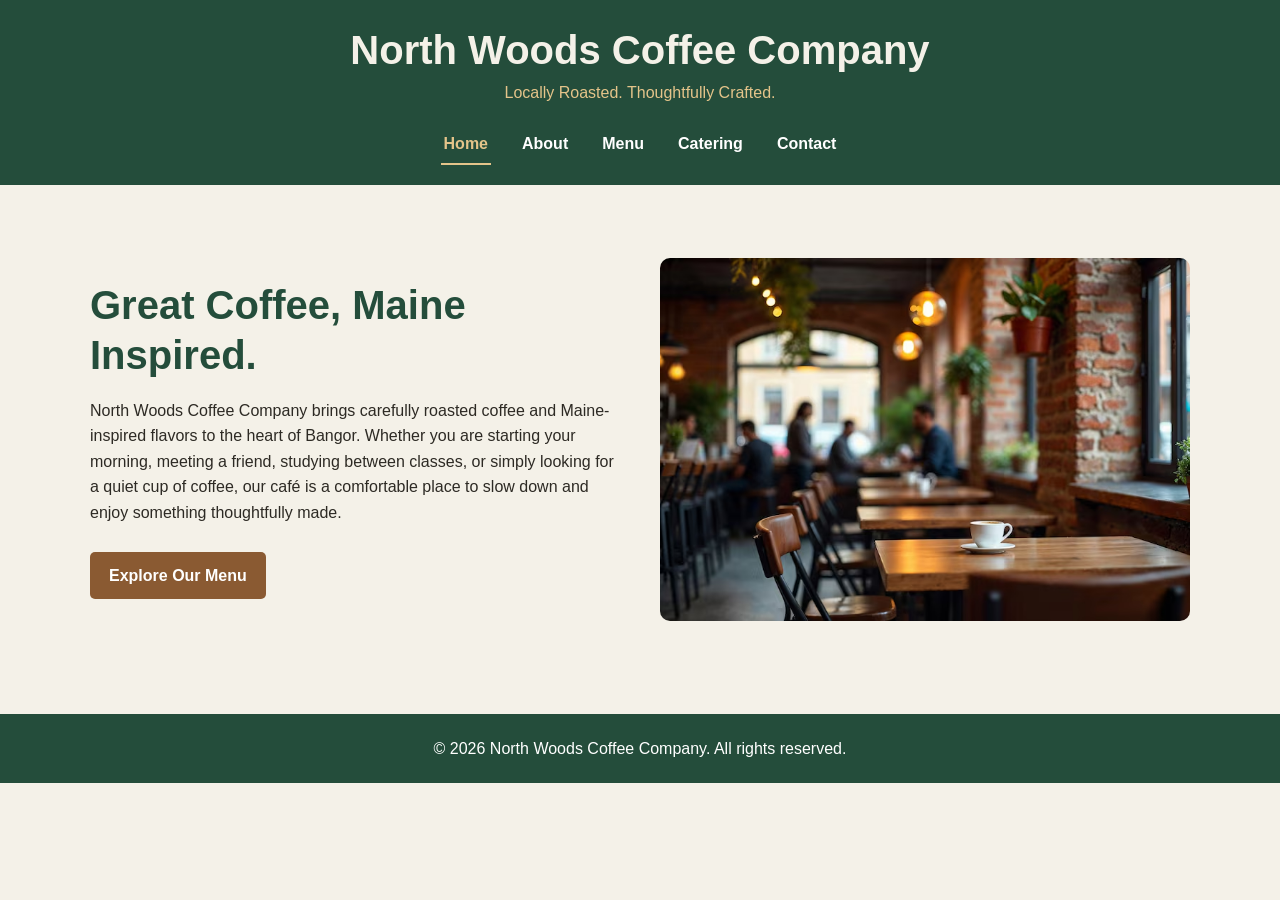
<file: index.html>
<!DOCTYPE html>
<html lang="en">
<head>
    <meta charset="UTF-8">
    <meta name="viewport" content="width=device-width, initial-scale=1.0">
    <title>Home | North Woods Coffee Company</title>
    <link rel="stylesheet" href="css/style.css">
    <script src="js/script.js" defer></script>
</head>
<body>

    <header>
        <h1>North Woods Coffee Company</h1>
        <p>Locally Roasted. Thoughtfully Crafted.</p>

        <button class="menu-toggle" type="button"
                aria-expanded="false"
                aria-controls="main-navigation">
            Menu
        </button>

        <nav class="site-nav" id="main-navigation">
            <ul>
                <li><a href="index.html">Home</a></li>
                <li><a href="about.html">About</a></li>
                <li><a href="menu.html">Menu</a></li>
                <li><a href="catering.html">Catering</a></li>
                <li><a href="contact.html">Contact</a></li>
            </ul>
        </nav>
    </header>

    <main>

        <section id="home" class="hero">

            <div class="hero-content">
                <h2>Great Coffee, Maine Inspired.</h2>

                <p>
                    North Woods Coffee Company brings carefully roasted
                    coffee and Maine-inspired flavors to the heart of Bangor.
                    Whether you are starting your morning, meeting a friend,
                    studying between classes, or simply looking for a quiet
                    cup of coffee, our café is a comfortable place to slow
                    down and enjoy something thoughtfully made.
                </p>

                <a href="menu.html" class="button">
                    Explore Our Menu
                </a>
            </div>

            <div class="hero-image">
                <img src="images/coffee shop.avif"
                     alt="Customers seated inside the local coffee shop">
            </div>

        </section>

    </main>

    <footer>
        <p>&copy; 2026 North Woods Coffee Company. All rights reserved.</p>
    </footer>

</body>
</html>
</file>
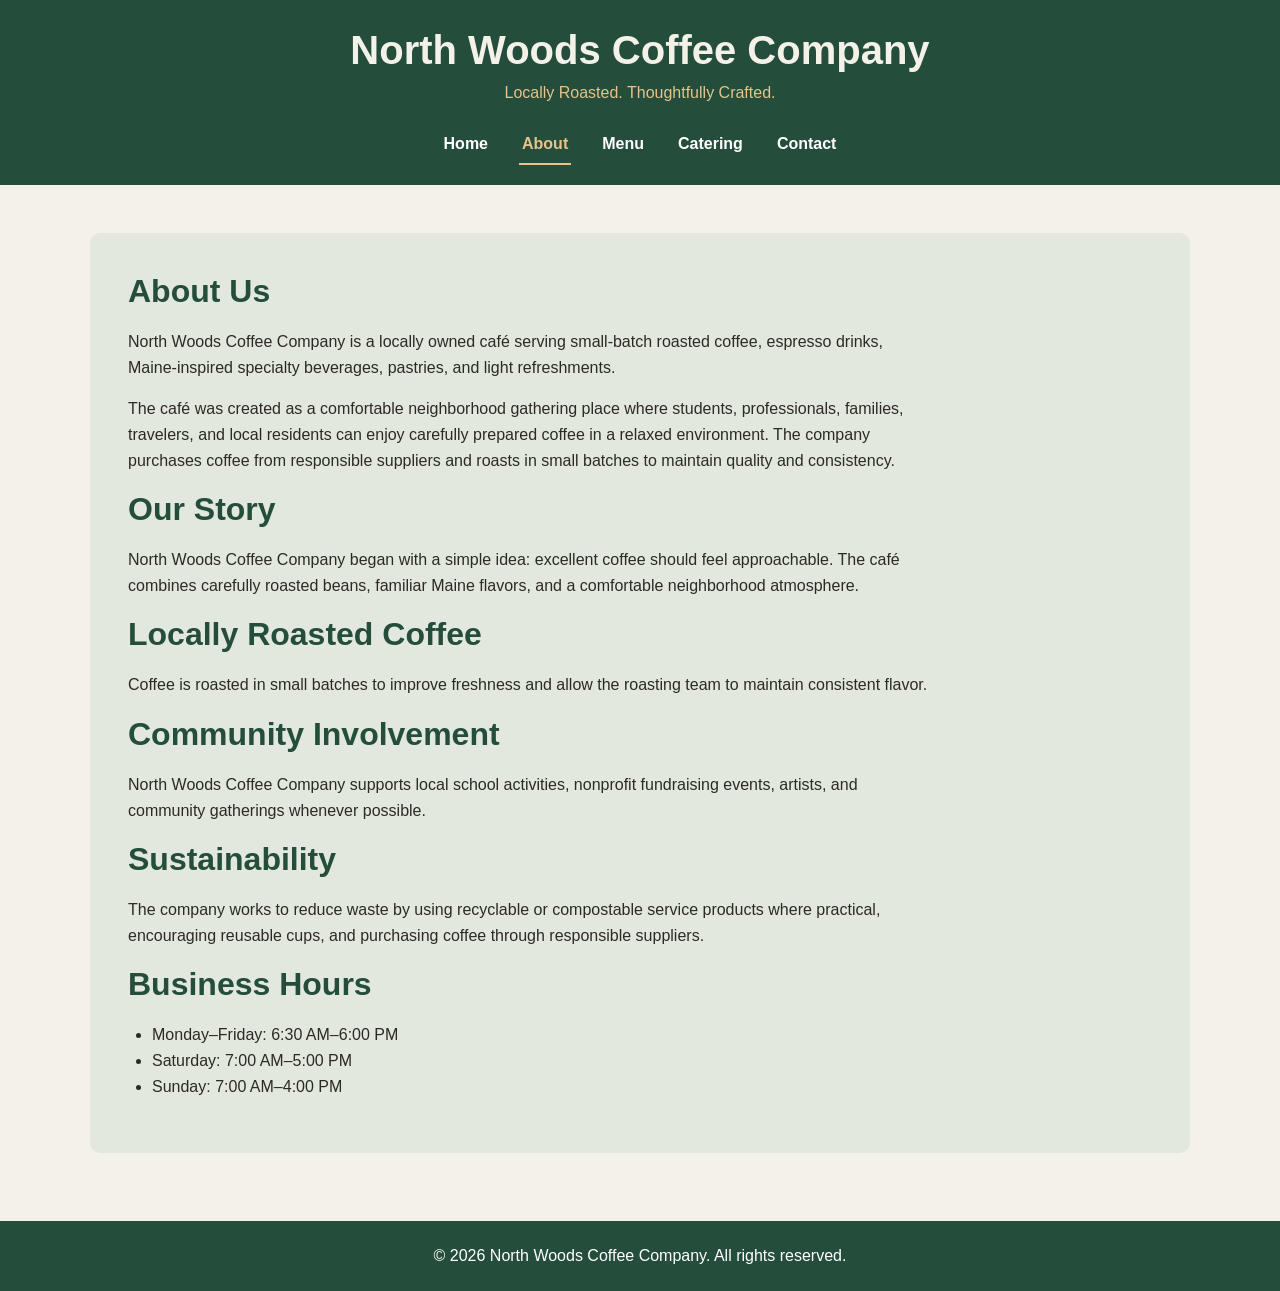
<file: about.html>
<!DOCTYPE html>
<html lang="en">
<head>
    <meta charset="UTF-8">
    <meta name="viewport" content="width=device-width, initial-scale=1.0">
    <title>About | North Woods Coffee Company</title>
    <link rel="stylesheet" href="css/style.css">
    <script src="js/script.js" defer></script>
</head>
<body>

    <header>
        <h1>North Woods Coffee Company</h1>
        <p>Locally Roasted. Thoughtfully Crafted.</p>

        <button class="menu-toggle" type="button"
                aria-expanded="false"
                aria-controls="main-navigation">
            Menu
        </button>

        <nav class="site-nav" id="main-navigation">
            <ul>
                <li><a href="index.html">Home</a></li>
                <li><a href="about.html">About</a></li>
                <li><a href="menu.html">Menu</a></li>
                <li><a href="catering.html">Catering</a></li>
                <li><a href="contact.html">Contact</a></li>
            </ul>
        </nav>
    </header>

    <main>

        <section id="about" class="page-section">

            <h2>About Us</h2>

            <p>
                North Woods Coffee Company is a locally owned café
                serving small-batch roasted coffee, espresso drinks,
                Maine-inspired specialty beverages, pastries, and light
                refreshments.
            </p>

            <p>
                The café was created as a comfortable neighborhood
                gathering place where students, professionals, families,
                travelers, and local residents can enjoy carefully prepared
                coffee in a relaxed environment. The company purchases coffee
                from responsible suppliers and roasts in small batches to
                maintain quality and consistency.
            </p>

            <h2>Our Story</h2>

            <p>
                North Woods Coffee Company began with a simple idea:
                excellent coffee should feel approachable. The café combines
                carefully roasted beans, familiar Maine flavors, and a
                comfortable neighborhood atmosphere.
            </p>

            <h2>Locally Roasted Coffee</h2>

            <p>
                Coffee is roasted in small batches to improve freshness
                and allow the roasting team to maintain consistent flavor.
            </p>

            <h2>Community Involvement</h2>

            <p>
                North Woods Coffee Company supports local school activities,
                nonprofit fundraising events, artists, and community
                gatherings whenever possible.
            </p>

            <h2>Sustainability</h2>

            <p>
                The company works to reduce waste by using recyclable or
                compostable service products where practical, encouraging
                reusable cups, and purchasing coffee through responsible
                suppliers.
            </p>

            <h2>Business Hours</h2>

            <ul>
                <li>Monday–Friday: 6:30 AM–6:00 PM</li>
                <li>Saturday: 7:00 AM–5:00 PM</li>
                <li>Sunday: 7:00 AM–4:00 PM</li>
            </ul>

        </section>

    </main>

    <footer>
        <p>&copy; 2026 North Woods Coffee Company. All rights reserved.</p>
    </footer>

</body>
</html>
</file>
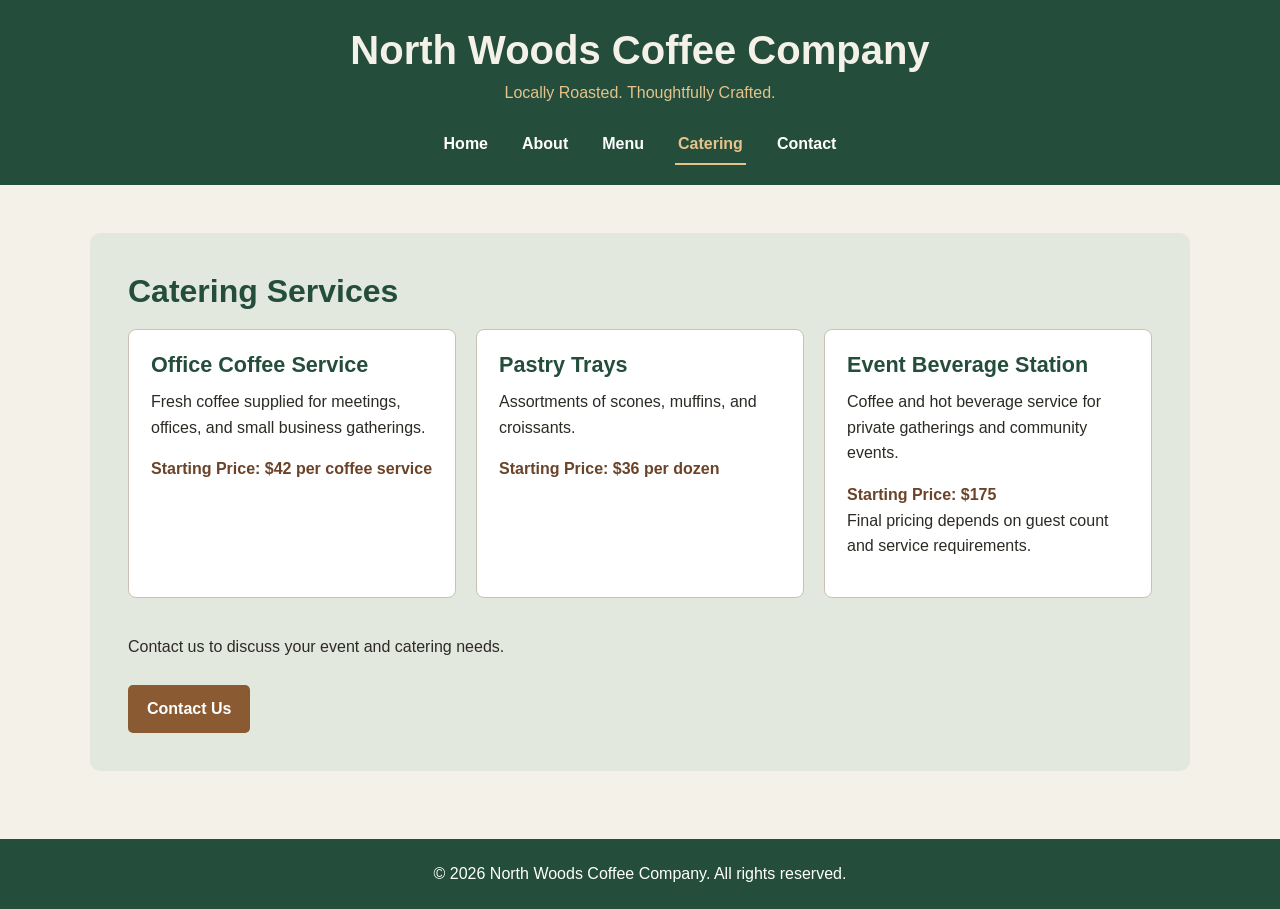
<file: catering.html>
<!DOCTYPE html>
<html lang="en">
<head>
    <meta charset="UTF-8">
    <meta name="viewport" content="width=device-width, initial-scale=1.0">
    <title>Catering | North Woods Coffee Company</title>
    <link rel="stylesheet" href="css/style.css">
    <script src="js/script.js" defer></script>
</head>
<body>

    <header>
        <h1>North Woods Coffee Company</h1>
        <p>Locally Roasted. Thoughtfully Crafted.</p>

        <button class="menu-toggle" type="button"
                aria-expanded="false"
                aria-controls="main-navigation">
            Menu
        </button>

        <nav class="site-nav" id="main-navigation">
            <ul>
                <li><a href="index.html">Home</a></li>
                <li><a href="about.html">About</a></li>
                <li><a href="menu.html">Menu</a></li>
                <li><a href="catering.html">Catering</a></li>
                <li><a href="contact.html">Contact</a></li>
            </ul>
        </nav>
    </header>

    <main>

        <section id="catering" class="page-section">

            <h2>Catering Services</h2>

            <div class="card-grid">

                <article class="service-card">
                    <h3>Office Coffee Service</h3>
                    <p>Fresh coffee supplied for meetings, offices, and small business gatherings.</p>
                    <p class="price">Starting Price: $42 per coffee service</p>
                </article>

                <article class="service-card">
                    <h3>Pastry Trays</h3>
                    <p>Assortments of scones, muffins, and croissants.</p>
                    <p class="price">Starting Price: $36 per dozen</p>
                </article>

                <article class="service-card">
                    <h3>Event Beverage Station</h3>
                    <p>Coffee and hot beverage service for private gatherings and community events.</p>
                    <p class="price">Starting Price: $175</p>
                    <p>Final pricing depends on guest count and service requirements.</p>
                </article>

            </div>

            <p>Contact us to discuss your event and catering needs.</p>

            <a class="button" href="contact.html">
                Contact Us
            </a>

        </section>

    </main>

    <footer>
        <p>&copy; 2026 North Woods Coffee Company. All rights reserved.</p>
    </footer>

</body>
</html>
</file>
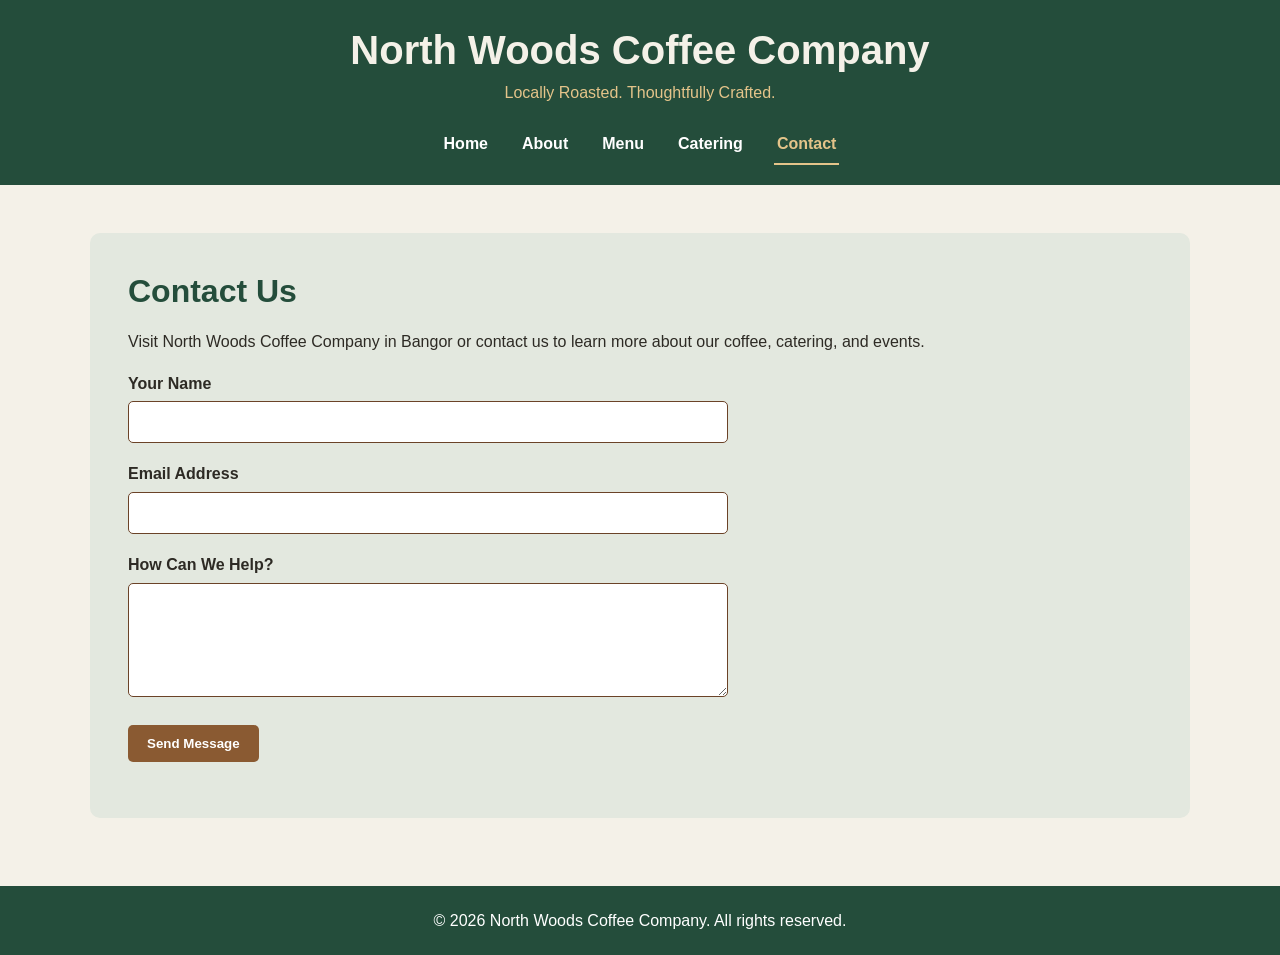
<file: contact.html>
<!DOCTYPE html>
<html lang="en">
<head>
    <meta charset="UTF-8">
    <meta name="viewport" content="width=device-width, initial-scale=1.0">
    <title>Contact | North Woods Coffee Company</title>
    <link rel="stylesheet" href="css/style.css">
    <script src="js/script.js" defer></script>
</head>
<body>

    <header>
        <h1>North Woods Coffee Company</h1>
        <p>Locally Roasted. Thoughtfully Crafted.</p>

        <button class="menu-toggle" type="button"
                aria-expanded="false"
                aria-controls="main-navigation">
            Menu
        </button>

        <nav class="site-nav" id="main-navigation">
            <ul>
                <li><a href="index.html">Home</a></li>
                <li><a href="about.html">About</a></li>
                <li><a href="menu.html">Menu</a></li>
                <li><a href="catering.html">Catering</a></li>
                <li><a href="contact.html">Contact</a></li>
            </ul>
        </nav>
    </header>

    <main>

        <section id="contact" class="page-section">

            <h2>Contact Us</h2>

            <p>
                Visit North Woods Coffee Company in Bangor or contact
                us to learn more about our coffee, catering, and events.
            </p>

            <form id="contact-form">

                <p>
                    <label for="name">Your Name</label>
                    <input type="text" id="name" name="name" required>
                </p>

                <p>
                    <label for="email">Email Address</label>
                    <input type="email" id="email" name="email" required>
                </p>

                <p>
                    <label for="message">How Can We Help?</label>
                    <textarea id="message" name="message"
                              rows="5" required></textarea>
                </p>

                <button type="submit">Send Message</button>

                <p id="form-message"
                   class="form-message"
                   role="status"
                   aria-live="polite">
                </p>

            </form>

        </section>

    </main>

    <footer>
        <p>&copy; 2026 North Woods Coffee Company. All rights reserved.</p>
    </footer>

</body>
</html>
</file>
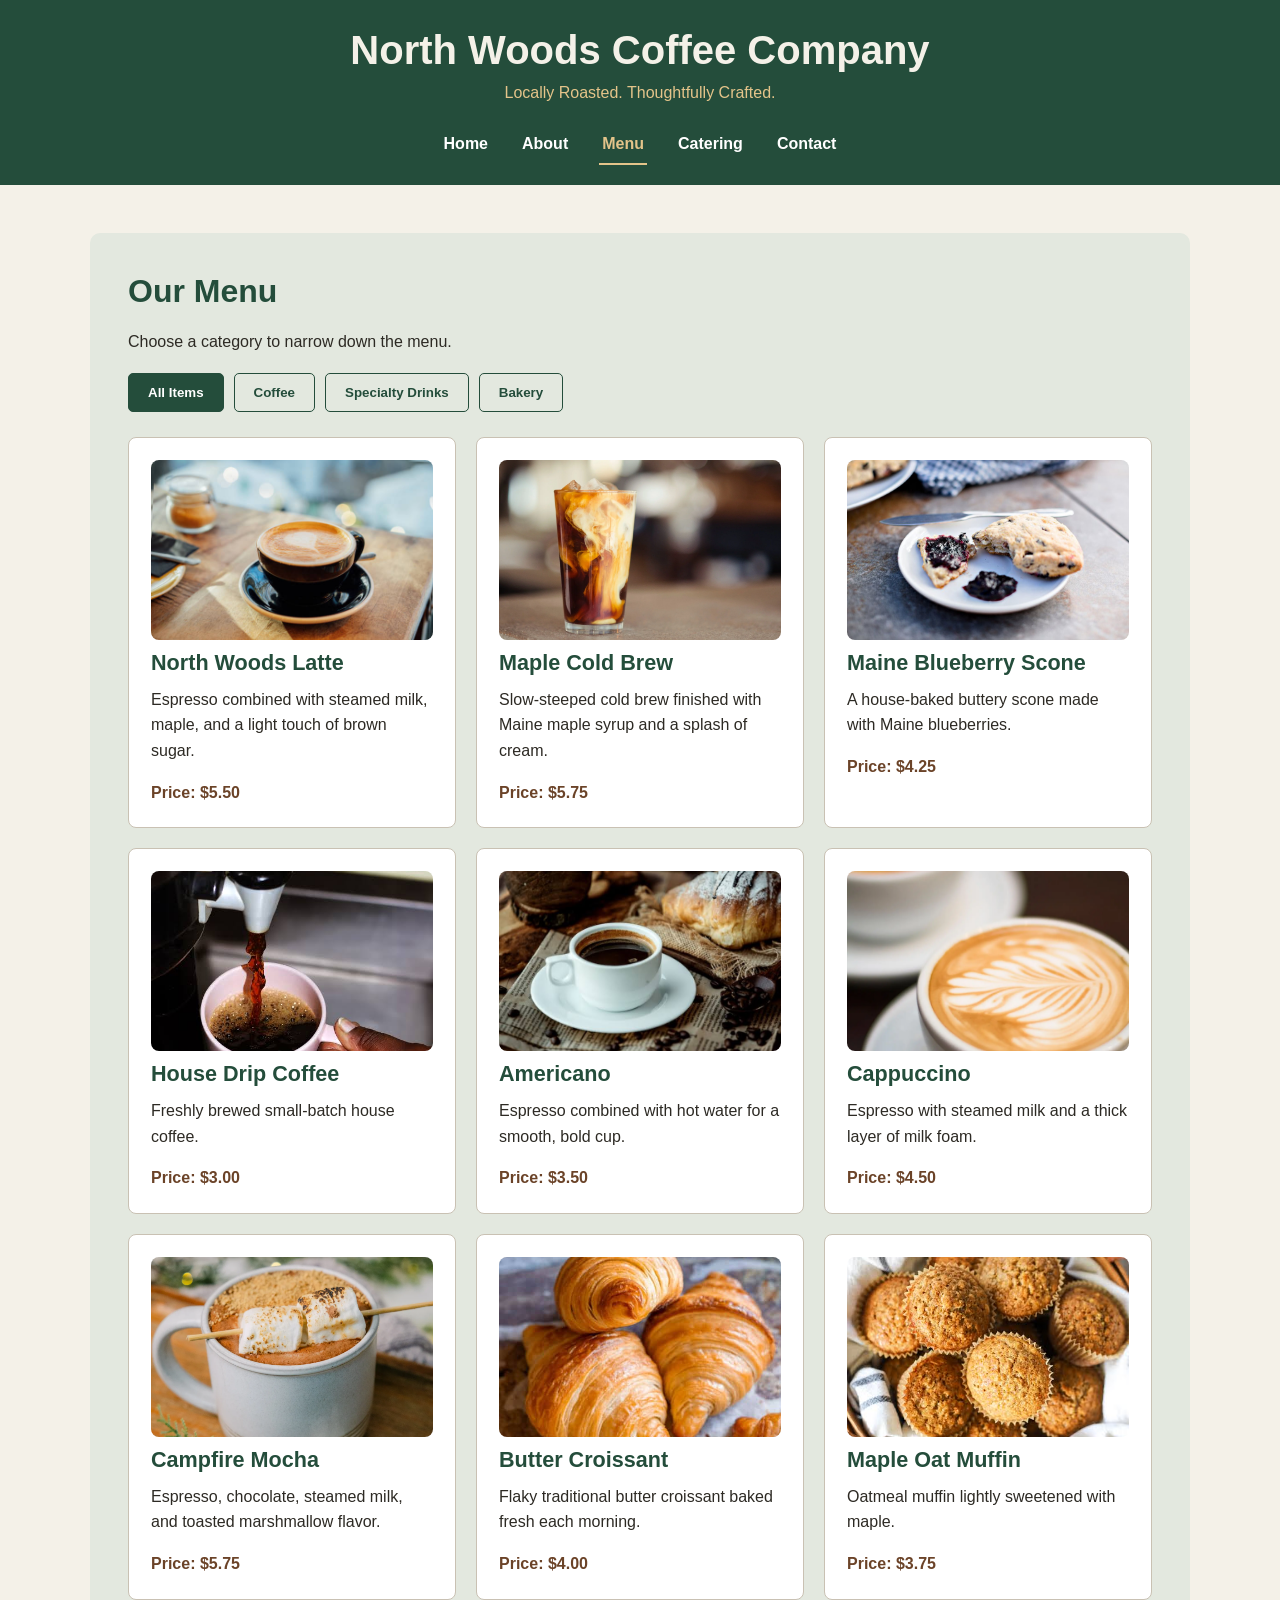
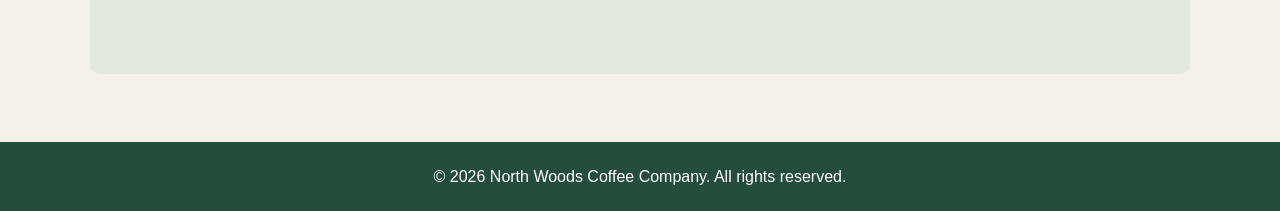
<file: menu.html>
<!DOCTYPE html>
<html lang="en">
<head>
    <meta charset="UTF-8">
    <meta name="viewport" content="width=device-width, initial-scale=1.0">
    <title>Menu | North Woods Coffee Company</title>
    <link rel="stylesheet" href="css/style.css">
    <script src="js/script.js" defer></script>
</head>
<body>

    <header>
        <h1>North Woods Coffee Company</h1>
        <p>Locally Roasted. Thoughtfully Crafted.</p>

        <button class="menu-toggle" type="button"
                aria-expanded="false"
                aria-controls="main-navigation">
            Menu
        </button>

        <nav class="site-nav" id="main-navigation">
            <ul>
                <li><a href="index.html">Home</a></li>
                <li><a href="about.html">About</a></li>
                <li><a href="menu.html">Menu</a></li>
                <li><a href="catering.html">Catering</a></li>
                <li><a href="contact.html">Contact</a></li>
            </ul>
        </nav>
    </header>

    <main>

        <section id="menu" class="page-section">

            <h2>Our Menu</h2>

            <p>Choose a category to narrow down the menu.</p>

            <div class="filter-controls">

                <button class="filter-button" type="button"
                        data-filter="all" aria-pressed="true">
                    All Items
                </button>

                <button class="filter-button" type="button"
                        data-filter="coffee" aria-pressed="false">
                    Coffee
                </button>

                <button class="filter-button" type="button"
                        data-filter="specialty" aria-pressed="false">
                    Specialty Drinks
                </button>

                <button class="filter-button" type="button"
                        data-filter="bakery" aria-pressed="false">
                    Bakery
                </button>

            </div>

            <div class="card-grid">

                <article class="menu-card" data-category="specialty">
                       <img src="images/North Woods Latte .jpg" alt="Freshly made latte">
                    <h3>North Woods Latte</h3>
                    <p>Espresso combined with steamed milk, maple, and a light touch of brown sugar.</p>
                    <p class="price">Price: $5.50</p>
                </article>

                <article class="menu-card" data-category="specialty">
                        <img src="images/Maple Cold Brew.webp" alt="Freshly made latte">
                    <h3>Maple Cold Brew</h3>
                    <p>Slow-steeped cold brew finished with Maine maple syrup and a splash of cream.</p>
                    <p class="price">Price: $5.75</p>
                </article>

                <article class="menu-card" data-category="bakery">
                        <img src="images/Maine Blueberry Scone .jpg" alt="Freshly made latte">
                    <h3>Maine Blueberry Scone</h3>
                    <p>A house-baked buttery scone made with Maine blueberries.</p>
                    <p class="price">Price: $4.25</p>
                </article>

                <article class="menu-card" data-category="coffee">
                        <img src="images/House Drip Coffee .jpeg" alt="Freshly made latte">
                    <h3>House Drip Coffee</h3>
                    <p>Freshly brewed small-batch house coffee.</p>
                    <p class="price">Price: $3.00</p>
                </article>

                <article class="menu-card" data-category="coffee">
                        <img src="images/Americano .jpeg" alt="Freshly made latte">
                    <h3>Americano</h3>
                    <p>Espresso combined with hot water for a smooth, bold cup.</p>
                    <p class="price">Price: $3.50</p>
                </article>

                <article class="menu-card" data-category="coffee">
                        <img src="images/Cappuccino .webp" alt="Freshly made latte">
                    <h3>Cappuccino</h3>
                    <p>Espresso with steamed milk and a thick layer of milk foam.</p>
                    <p class="price">Price: $4.50</p>
                </article>

                <article class="menu-card" data-category="specialty">
                        <img src="images/Campfire Mocha .webp" alt="Freshly made latte">
                    <h3>Campfire Mocha</h3>
                    <p>Espresso, chocolate, steamed milk, and toasted marshmallow flavor.</p>
                    <p class="price">Price: $5.75</p>
                </article>

                <article class="menu-card" data-category="bakery">
                        <img src="images/Butter Croissant .jpeg" alt="Freshly made latte">
                    <h3>Butter Croissant</h3>
                    <p>Flaky traditional butter croissant baked fresh each morning.</p>
                    <p class="price">Price: $4.00</p>
                </article>

                <article class="menu-card" data-category="bakery">
                        <img src="images/Maple Oat Muffin .jpeg" alt="Freshly made latte">
                    <h3>Maple Oat Muffin</h3>
                    <p>Oatmeal muffin lightly sweetened with maple.</p>
                    <p class="price">Price: $3.75</p>
                </article>

            </div>

        </section>

    </main>

    <footer>
        <p>&copy; 2026 North Woods Coffee Company. All rights reserved.</p>
    </footer>

</body>
</html>
</file>
<file: css/style.css>
/* North Woods Coffee Company - shared site styles */
* {
    box-sizing: border-box;
}

html {
    scroll-behavior: smooth;
}

body {
    margin: 0;
    font-family: Arial, Helvetica, sans-serif;
    background-color: #f4f1e8;
    color: #2d2a24;
    line-height: 1.6;
}

img {
    display: block;
    max-width: 100%;
    height: auto;
}

a {
    color: #244d3b;
}

a:hover {
    color: #8a5a32;
}

h1, h2, h3 {
    color: #244d3b;
    line-height: 1.25;
}

h1 {
    font-size: 2.5rem;
    margin: 0;
}

h2 {
    font-size: 2rem;
    margin: 0 0 18px;
}

h3 {
    font-size: 1.35rem;
    margin-top: 0;
}

p {
    margin-top: 0;
}

header {
    width: 100%;
    background-color: #244d3b;
    color: white;
    text-align: center;
    padding: 25px 20px 20px;
}

header h1 {
    color: #f4f1e8;
}

header p {
    color: #e4c48a;
    margin: 5px 0 0;
}

.site-nav {
    max-width: 1100px;
    margin: 0 auto;
}

.site-nav ul {
    list-style: none;
    display: flex;
    justify-content: center;
    align-items: center;
    flex-wrap: wrap;
    gap: 12px 28px;
    margin: 18px 0 0;
    padding: 0;
}

.site-nav a {
    display: inline-block;
    color: #fff;
    text-decoration: none;
    font-weight: bold;
    padding: 7px 3px;
    border-bottom: 2px solid transparent;
    transition: color 0.2s ease, border-color 0.2s ease;
}

.site-nav a:hover,
.site-nav a[aria-current="page"] {
    color: #e4c48a;
    border-bottom-color: #e4c48a;
}

.menu-toggle {
    display: none;
    margin: 16px auto 0;
    padding: 9px 16px;
    color: white;
    background: transparent;
    border: 1px solid #e4c48a;
    border-radius: 5px;
    font-size: 1rem;
    cursor: pointer;
}

main {
    width: min(90%, 1100px);
    margin: 0 auto;
    padding: 28px 0 48px;
}

.page-section {
    padding: 38px;
    margin: 20px 0;
    background: #e3e8df;
    border-radius: 10px;
}

.page-section p {
    max-width: 800px;
}

.hero {
    display: flex;
    align-items: center;
    gap: 40px;
    padding: 45px 0;
    margin: 0;
    background: transparent;
}

.hero-content,
.hero-image {
    flex: 1;
    min-width: 0;
}

.hero-content h2 {
    font-size: 2.5rem;
}

.hero-image img {
    width: 100%;
    border-radius: 10px;
}

.button,
form button,
.filter-button {
    display: inline-block;
    background-color: #8a5a32;
    color: white;
    text-decoration: none;
    padding: 11px 19px;
    border: 0;
    border-radius: 5px;
    margin-top: 10px;
    font-weight: bold;
    cursor: pointer;
}

.button:hover,
form button:hover,
.filter-button:hover {
    background-color: #244d3b;
    color: white;
}

.card-grid {
    display: grid;
    grid-template-columns: repeat(3, minmax(0, 1fr));
    gap: 20px;
    margin: 18px 0 36px;
}

.menu-card,
.service-card {
    min-width: 0;
    background: white;
    border: 1px solid #c9c1b3;
    border-radius: 8px;
    padding: 22px;
}

.menu-card h3,
.service-card h3 {
    margin: 0 0 10px;
}

.price {
    color: #6b4328;
    font-weight: bold;
    margin: 12px 0 0;
}

.menu-section-title {
    color: #6b4328;
    border-bottom: 2px solid #8a5a32;
    padding-bottom: 7px;
    margin-top: 32px;
}

.filter-controls {
    display: flex;
    flex-wrap: wrap;
    gap: 10px;
    margin: 18px 0 25px;
}

.filter-button {
    margin: 0;
    background: #e3e8df;
    color: #244d3b;
    border: 1px solid #244d3b;
}

.filter-button[aria-pressed="true"] {
    background: #244d3b;
    color: white;
}

.menu-card[hidden] {
    display: none;
}

#about ul {
    padding-left: 24px;
}

form {
    max-width: 600px;
}

form p {
    margin-bottom: 18px;
}

input,
textarea {
    display: block;
    width: 100%;
    max-width: 100%;
    padding: 11px;
    font-family: Arial, Helvetica, sans-serif;
    font-size: 1rem;
    border: 1px solid #6b4328;
    border-radius: 5px;
    background: white;
}

textarea {
    resize: vertical;
}

form label {
    display: block;
    margin-bottom: 5px;
    font-weight: bold;
}

.form-message {
    margin-top: 16px;
    font-weight: bold;
}

.form-message.success {
    color: #244d3b;
}

.form-message.error {
    color: #8a2f24;
}

footer {
    background-color: #244d3b;
    color: white;
    text-align: center;
    padding: 22px 15px;
}

footer p {
    margin: 0;
}

a:focus-visible,
button:focus-visible,
input:focus-visible,
textarea:focus-visible {
    outline: 3px solid #8a5a32;
    outline-offset: 3px;
}

@media (max-width: 900px) {
    .card-grid {
        grid-template-columns: repeat(2, minmax(0, 1fr));
    }

    .hero {
        gap: 25px;
    }
}

@media (max-width: 700px) {
    .hero {
        flex-direction: column;
        align-items: stretch;
    }

    .hero-content h2 {
        font-size: 2rem;
    }

    .hero-image {
        width: 100%;
    }
}

@media (max-width: 600px) {
    header {
        padding: 20px 15px;
    }

    h1 {
        font-size: 2rem;
    }

    h2 {
        font-size: 1.6rem;
    }

    .menu-toggle {
        display: inline-block;
    }

    .site-nav ul {
        display: none;
        flex-direction: column;
        gap: 4px;
        margin-top: 12px;
    }

    .site-nav.open ul {
        display: flex;
    }

    .site-nav a {
        padding: 7px 15px;
    }

    main {
        width: 92%;
        padding-top: 18px;
    }

    .page-section {
        padding: 24px 18px;
        margin: 14px 0;
    }

    .card-grid {
        grid-template-columns: 1fr;
        gap: 15px;
    }

    .hero {
        padding: 28px 0;
    }

    .hero-content h2 {
        font-size: 1.8rem;
    }

    footer {
        padding: 20px 15px;
    }
}

.menu-card img {
    width: 100%;
    height: 180px;
    object-fit: cover;
    border-radius: 8px;
    margin-bottom: 10px;
}
</file>
